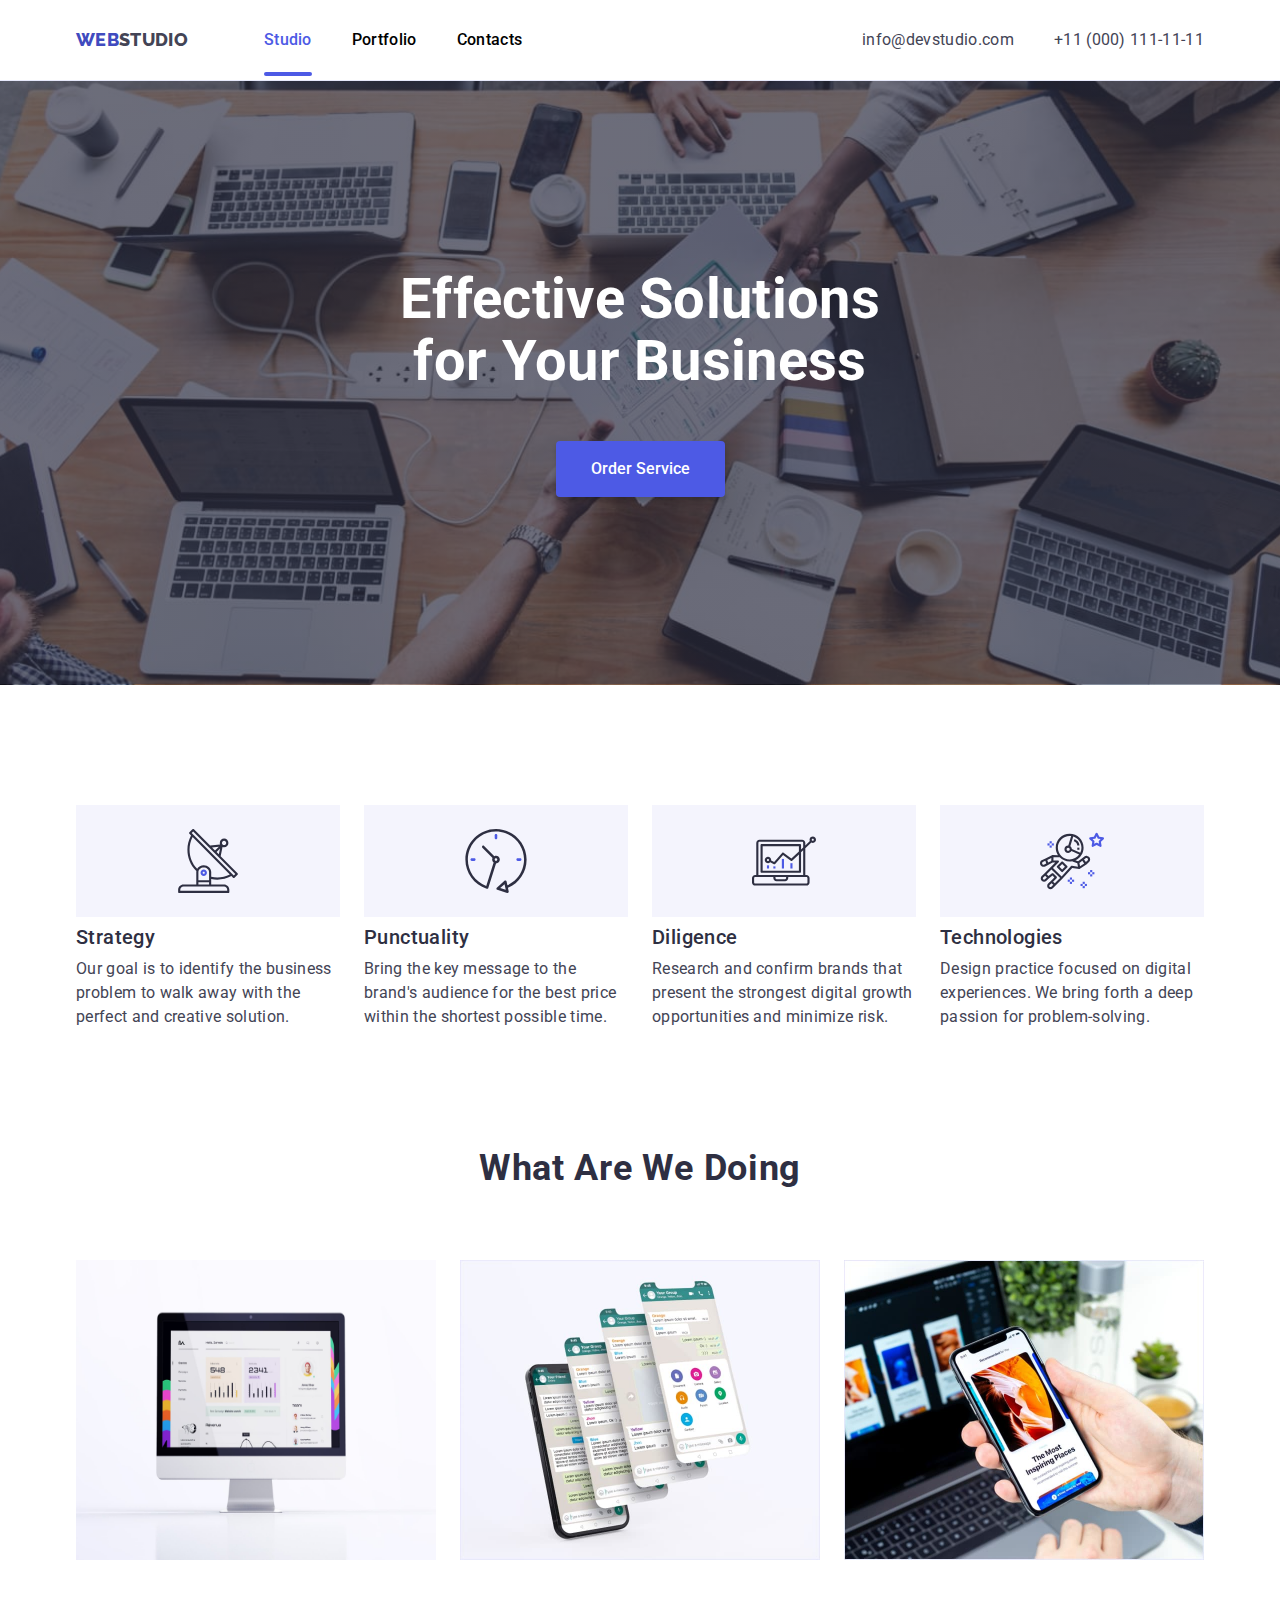
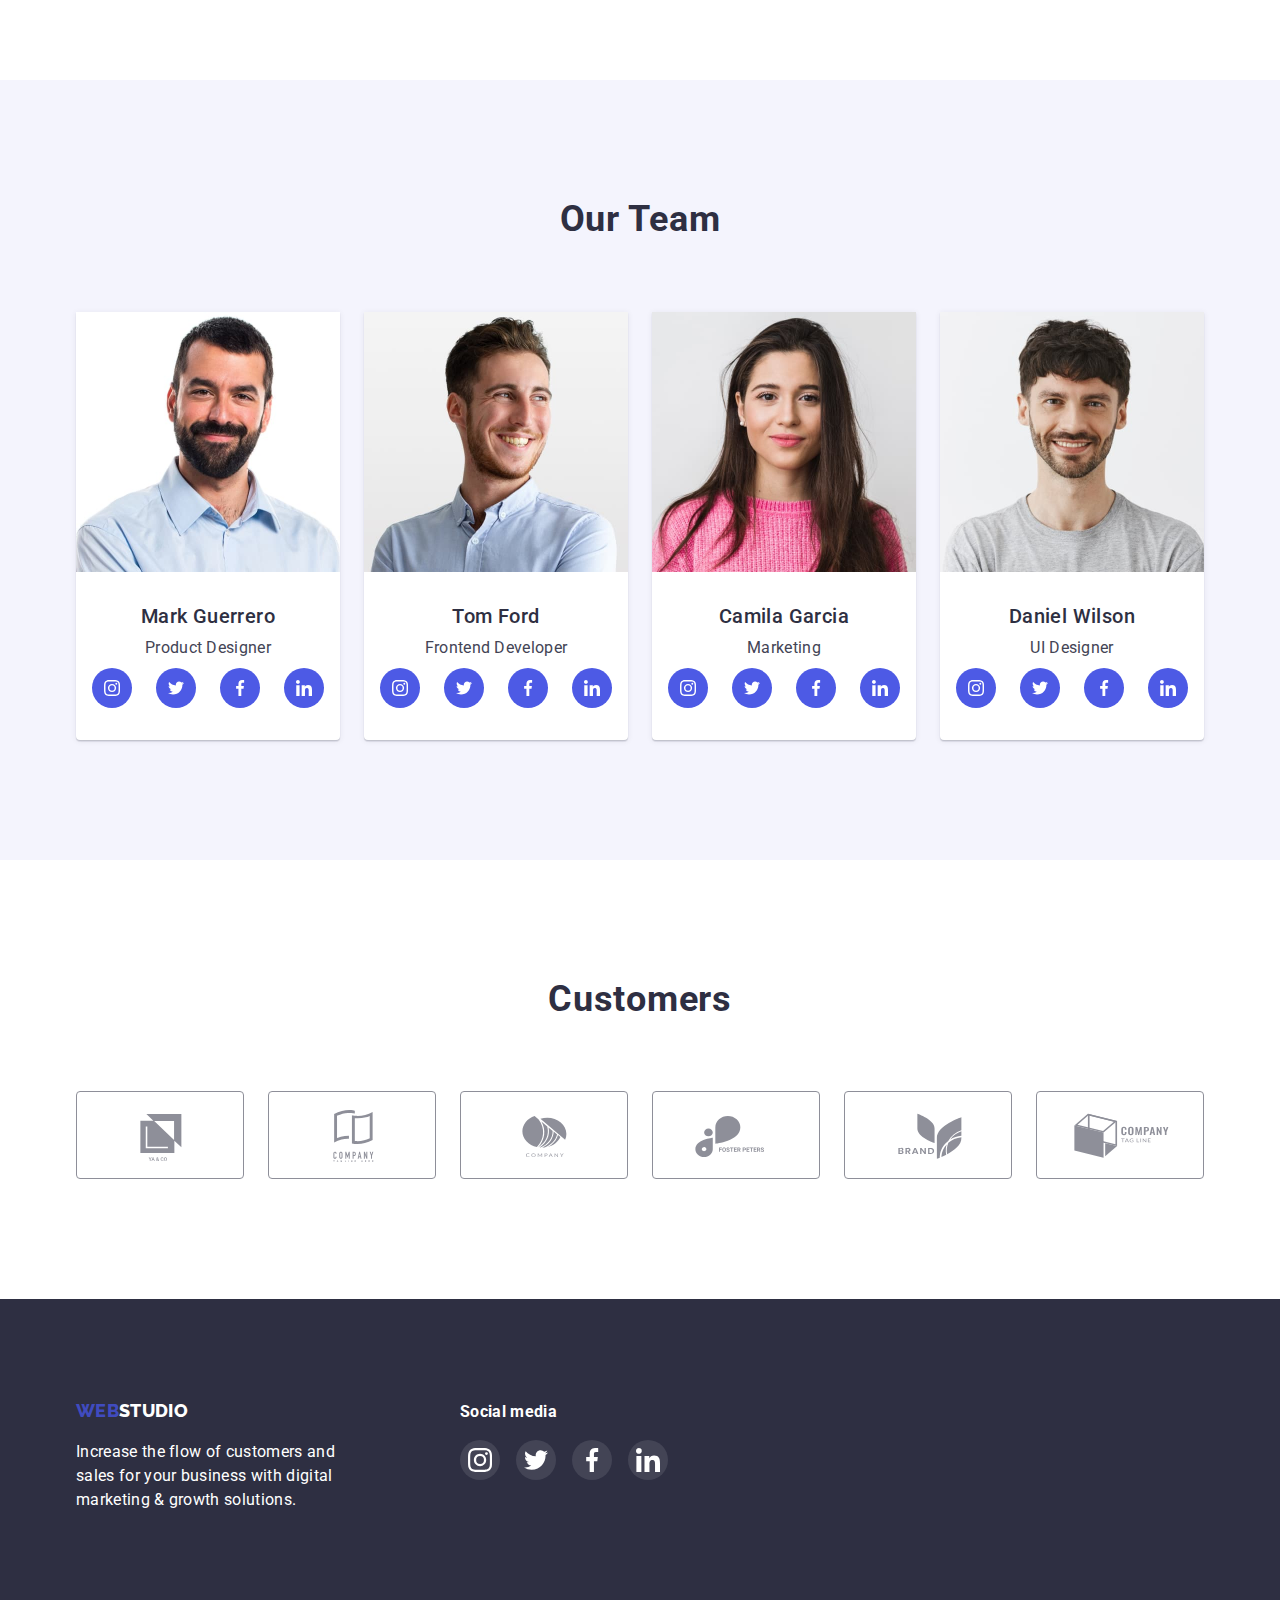
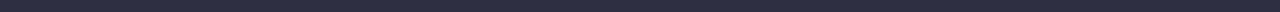
<file: index.html>
<!DOCTYPE html>
<html lang="en">

<head>
  <meta charset="UTF-8" />
  <meta http-equiv="X-UA-Compatible" content="IE=edge" />
  <meta name="viewport" content="width=device-width, initial-scale=1.0" />
  <title>Document</title>
  <link rel="stylesheet"
    href="https://cdnjs.cloudflare.com/ajax/libs/modern-normalize/1.0.0/modern-normalize.min.css" />
  <link rel="stylesheet" href="./css/styles.css" />
  <link rel="preconnect" href="https://fonts.googleapis.com" />
  <link rel="preconnect" href="https://fonts.gstatic.com" crossorigin />
  <link href="https://fonts.googleapis.com/css2?family=Raleway:wght@800&family=Roboto:wght@400;500;700;900&display=swap"
    rel="stylesheet" />
</head>

<body>
  <header class="page-top">
    <div class="container header">
      <nav class="navigation-head">
        <a class="logo" href="./index.html"><span class="web">WEB</span>STUDIO</a>
        <ul class="site-nav">
          <li class="item-nav">
            <a class="navigation-link current" href="./index.html">Studio</a>
          </li>
          <li class="item-nav">
            <a class="navigation-link" href="./portfolio.html">Portfolio</a>
          </li>
          <li class="item-nav">
            <a class="navigation-link" href="">Contacts</a>
          </li>
        </ul>
      </nav>
      <address class="address">
        <ul class="site-address">
          <li class="item-address">
            <a class="address-nav" href="mailto:info@devstudio.com">info@devstudio.com</a>
          </li>
          <li class="item-contacts">
            <a class="address-nav" href="tel:+110001111111">+11 (000) 111-11-11</a>
          </li>
        </ul>
      </address>
    </div>
  </header>

  <main>
    <section class="effective-solutions">
      <div class="container">
        <h1 class="effective-solutions-h">
          Effective Solutions for Your Business
        </h1>
        <button type="button" class="button-order" data-modal-open>Order Service</button>
      </div>
    </section>

    <section class="feautures">
      <div class="container">
        <h2 hidden class="feautures-name">Features</h2>
       
        <ul class="feautures-list">
          <li class="list-item">
            <div class="antenna-icon"><svg class="feautures-icon">
                <use href="./images/icons.svg#icon-antenna"></use>
              </svg> </div>
            <h3 class="feautures-h">Strategy</h3>
            <p class="feautures-p">
              Our goal is to identify the business problem to walk away with
              the perfect and creative solution.
            </p>
            
          </li>
          
          <li class="list-item">
            <div class="clock-icon"><svg class="feautures-icon">
                  <use href="./images/icons.svg#icon-clock"></use>
                </svg></div>
            <h3 class="feautures-h">Punctuality</h3>
            <p class="feautures-p">
              Bring the key message to the brand's audience for the best price
              within the shortest possible time.
            </p>
          </li>
          <li class="list-item">
            <div class="diagram-icon"><svg class="feautures-icon">
                  <use href="./images/icons.svg#icon-diagram"></use>
                </svg> </div>
            <h3 class="feautures-h">Diligence</h3>
            <p class="feautures-p">
              Research and confirm brands that present the strongest digital
              growth opportunities and minimize risk.
            </p>
          </li>
          <li class="list-item">
            <div class="astronaut-icon"><svg class="feautures-icon">
                  <use href="./images/icons.svg#icon-astronaut"></use>
                </svg></div>
            <h3 class="feautures-h">Technologies</h3>
            <p class="feautures-p">
              Design practice focused on digital experiences. We bring forth a
              deep passion for problem-solving.
            </p>
          </li>
        </ul>
      </div>
    </section>

    <section class="what-are-we-doing-section">
      <div class="container">
        <h2 class="what-are-we-doing">What Are We Doing</h2>
        <ul class="what-are-we-doing-list">
          <li class="list-img">
            <img src="./images/img1.jpg" alt="img1" width="360" height="300" />
          </li>
          <li class="list-img">
            <img src="./images/img2.jpg" alt="img2" width="360" height="300" />
          </li>
          <li class="list-img">
            <img src="./images/img3.jpg" alt="img3" width="360" height="300" />
          </li>
        </ul>
      </div>
    </section>

    <section class="our-team-section">
      <div class="container">
        <h2 class="our-team-h-two">Our Team</h2>
        <ul class="our-team-list">
          <li class="list-text-img">
            <img src="./images/img4.jpg" alt="img4" width="264" height="260" />
            <div class="img-card">
              <h3 class="our-team-h">Mark Guerrero</h3>
              <p class="our-team-p">Product Designer</p>
              <ul class="socials-list">
                <li class="socials-item">
                  <a class="socials-link" href="#">
                    <svg class="socials-icon">
                      <use href="./images/icons.svg#icon-instagram"></use>
                    </svg>
                  </a>
                </li>
                <li class="socials-item">
                  <a class="socials-link" href="#"><svg class="socials-icon">
                      <use href="./images/icons.svg#icon-twitter"></use>
                    </svg></a>
                </li>
                <li class="socials-item">
                  <a class="socials-link" href="#"><svg class="socials-icon">
                      <use href="./images/icons.svg#icon-facebook"></use>
                    </svg></a>
                </li>
                <li class="socials-item">
                  <a class="socials-link" href="#"><svg class="socials-icon">
                      <use href="./images/icons.svg#icon-linkedin"></use>
                    </svg></a>
                </li>
              </ul>
            </div>
          </li>
          <li class="list-text-img">
            <img src="./images/img5.jpg" alt="img5" width="264" height="260" />
            <div class="img-card">
              <h3 class="our-team-h">Tom Ford</h3>
              <p class="our-team-p">Frontend Developer</p>
              <ul class="socials-list">
                <li class="socials-item">
                  <a class="socials-link" href="#">
                    <svg class="socials-icon">
                      <use href="./images/icons.svg#icon-instagram"></use>
                    </svg>
                  </a>
                </li>
                <li class="socials-item">
                  <a class="socials-link" href="#"><svg class="socials-icon">
                      <use href="./images/icons.svg#icon-twitter"></use>
                    </svg></a>
                </li>
                <li class="socials-item">
                  <a class="socials-link" href="#"><svg class="socials-icon">
                      <use href="./images/icons.svg#icon-facebook"></use>
                    </svg></a>
                </li>
                <li class="socials-item">
                  <a class="socials-link" href="#"><svg class="socials-icon">
                      <use href="./images/icons.svg#icon-linkedin"></use>
                    </svg></a>
                </li>
              </ul>
            </div>
          </li>
          <li class="list-text-img">
            <img src="./images/img6.jpg" alt="img6" width="264" height="260" />
            <div class="img-card">
              <h3 class="our-team-h">Camila Garcia</h3>
              <p class="our-team-p">Marketing</p>
              <ul class="socials-list">
                <li class="socials-item">
                  <a class="socials-link" href="#">
                    <svg class="socials-icon">
                      <use href="./images/icons.svg#icon-instagram"></use>
                    </svg>
                  </a>
                </li>
                <li class="socials-item">
                  <a class="socials-link" href="#"><svg class="socials-icon">
                      <use href="./images/icons.svg#icon-twitter"></use>
                    </svg></a>
                </li>
                <li class="socials-item">
                  <a class="socials-link" href="#"><svg class="socials-icon">
                      <use href="./images/icons.svg#icon-facebook"></use>
                    </svg></a>
                </li>
                <li class="socials-item">
                  <a class="socials-link" href="#"><svg class="socials-icon">
                      <use href="./images/icons.svg#icon-linkedin"></use>
                    </svg></a>
                </li>
              </ul>
            </div>
          </li>
          <li class="list-text-img">
            <img src="./images/img7.jpg" alt="img7" width="264" height="260" />
            <div class="img-card">
              <h3 class="our-team-h">Daniel Wilson</h3>
              <p class="our-team-p">UI Designer</p>
              <ul class="socials-list">
                <li class="socials-item">
                  <a class="socials-link" href="#">
                    <svg class="socials-icon">
                      <use href="./images/icons.svg#icon-instagram"></use>
                    </svg>
                  </a>
                </li>
                <li class="socials-item">
                  <a class="socials-link" href="#"><svg class="socials-icon">
                      <use href="./images/icons.svg#icon-twitter"></use>
                    </svg></a>
                </li>
                <li class="socials-item">
                  <a class="socials-link" href="#"><svg class="socials-icon">
                      <use href="./images/icons.svg#icon-facebook"></use>
                    </svg></a>
                </li>
                <li class="socials-item">
                  <a class="socials-link" href="#"><svg class="socials-icon">
                      <use href="./images/icons.svg#icon-linkedin"></use>
                    </svg></a>
                </li>
              </ul>
            </div>
          </li>
        </ul>
      </div>
    </section>
    <section class="customers-section">
      <div class="container">
        <h2 class="customers-h-two">Customers</h2>
<ul class="customers-logo">
  <li class="customers-item">
    <a class="customers-link" href="#">
      <svg class="customers-icon">
        <use href="./images/icons.svg#icon-logo-1"></use>
      </svg>
    </a>
  </li>
  <li class="customers-item">
    <a class="customers-link" href="#"><svg class="customers-icon">
        <use href="./images/icons.svg#icon-logo-2"></use>
      </svg></a>
  </li>
  <li class="customers-item">
    <a class="customers-link" href="#"><svg class="customers-icon">
        <use href="./images/icons.svg#icon-logo-3"></use>
      </svg></a>
  </li>
  <li class="customers-item">
    <a class="customers-link" href="#"><svg class="customers-icon">
        <use href="./images/icons.svg#icon-logo-4"></use>
      </svg></a>
  </li>
  <li class="customers-item">
    <a class="customers-link" href="#"><svg class="customers-icon">
        <use href="./images/icons.svg#icon-logo-5"></use>
      </svg></a>
  </li>
  <li class="customers-item">
    <a class="customers-link" href="#"><svg class="customers-icon">
        <use href="./images/icons.svg#icon-logo-6"></use>
      </svg></a>
  </li>
</ul>
      </div>

    </section>
  </main>

  <footer class="footer">
    <div class="container footer-container">
     <div class="footer-div">
      <a href="./index.html" class="logo-footer"><span class="web">WEB</span>STUDIO</a>
      <p class="footer-text-p">
        Increase the flow of customers and sales for your business with digital
        marketing & growth solutions.
      </p>
    </div>
    <div class="social-footer">
      <h2>Social media</h2>
      <ul class="socials-list-footer">
        <li class="socials-item-footer">
          <a class="socials-link-footer" href="#">
            <svg class="socials-icon-footer">
              <use href="./images/icons.svg#icon-instagram"></use>
            </svg>
          </a>
        </li>
        <li class="socials-item-footer">
          <a class="socials-link-footer" href="#"><svg class="socials-icon-footer">
              <use href="./images/icons.svg#icon-twitter"></use>
            </svg></a>
        </li>
        <li class="socials-item-footer">
          <a class="socials-link-footer" href="#"><svg class="socials-icon-footer">
              <use href="./images/icons.svg#icon-facebook"></use>
            </svg></a>
        </li>
        <li class="socials-item-footer">
          <a class="socials-link-footer" href="#"><svg class="socials-icon-footer">
              <use href="./images/icons.svg#icon-linkedin"></use>
            </svg></a>
        </li>
      </ul>
    </div>
    </div>
  </footer>
  <div class="backdrop is-hidden" data-modal>
    <div class="modal">
      
    <button class="modal-close" type="button" data-modal-close>
      <svg class="close-button-icon">
      <use href="./images/icons.svg#icon-close-svg"></use>
    </svg></button>
    </div>


  </div>

  <script src="./js/modal.js"></script>
</body>

</html>
</file>
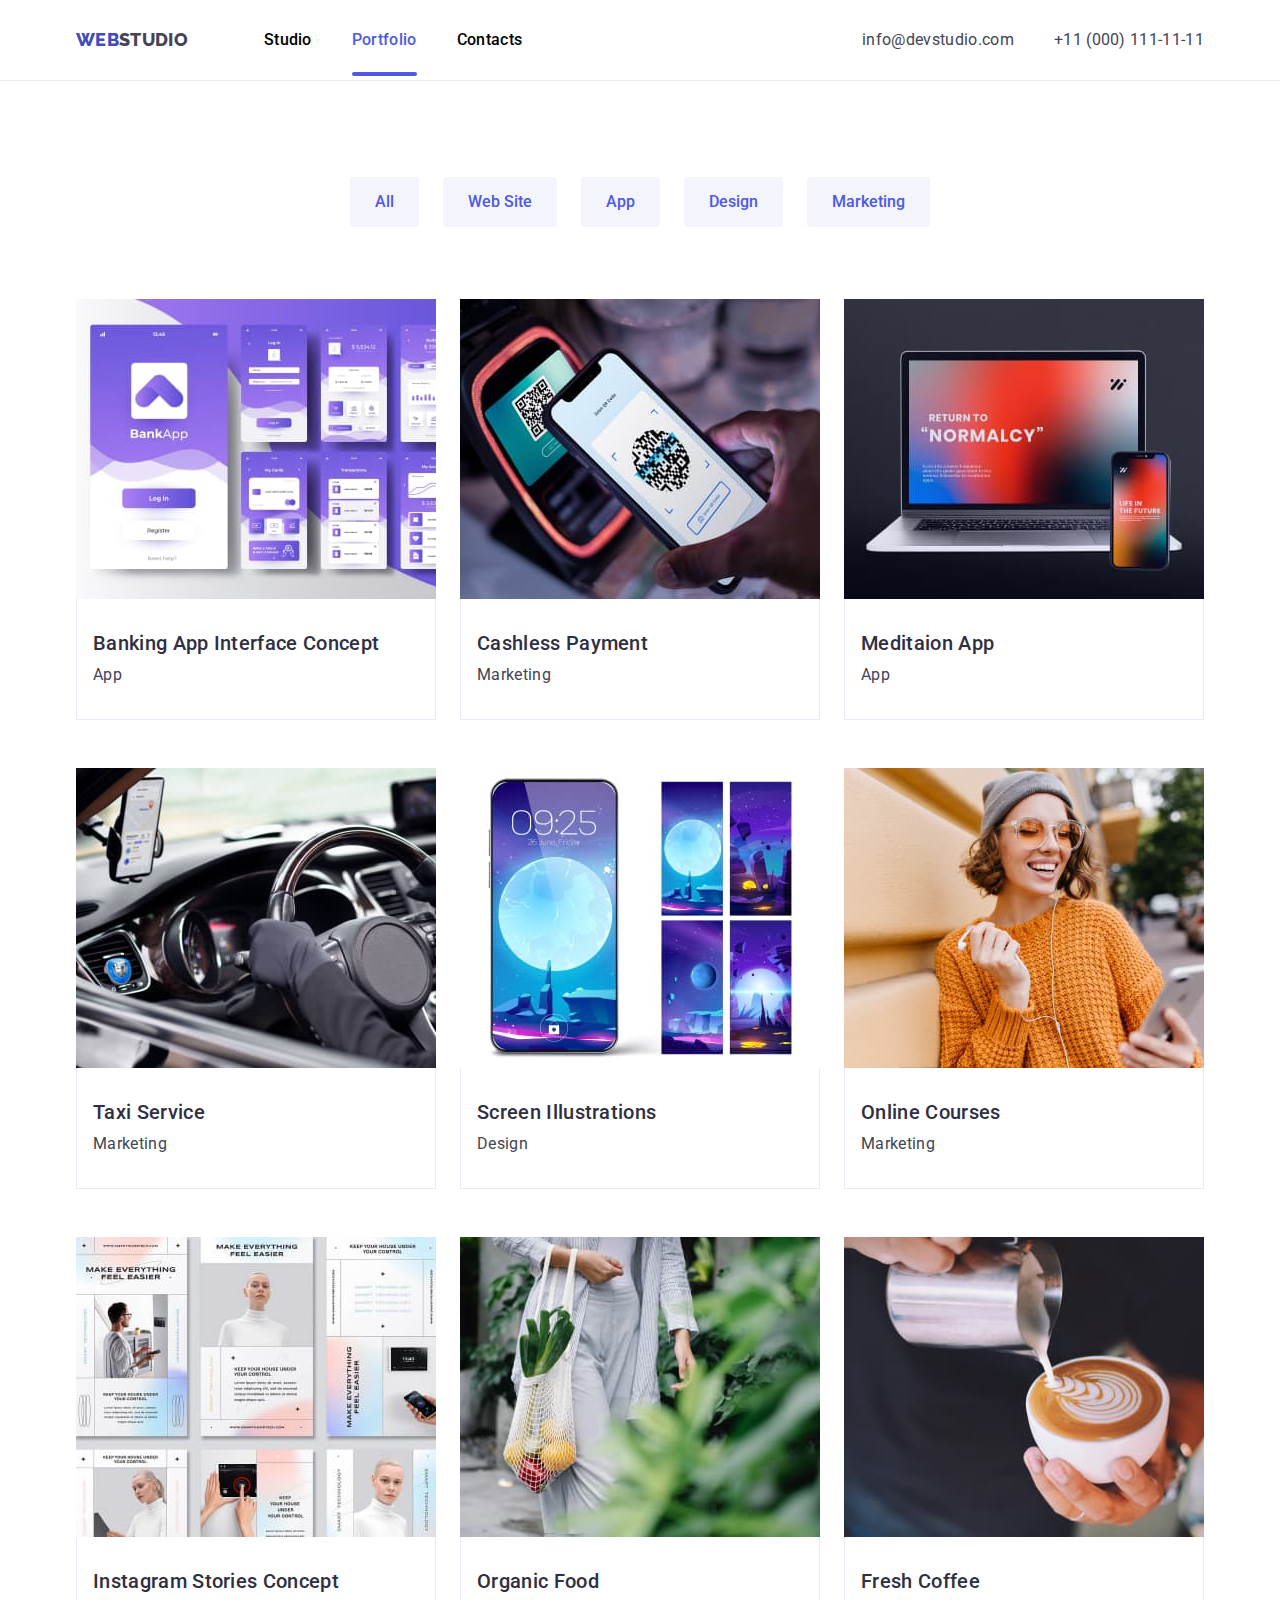
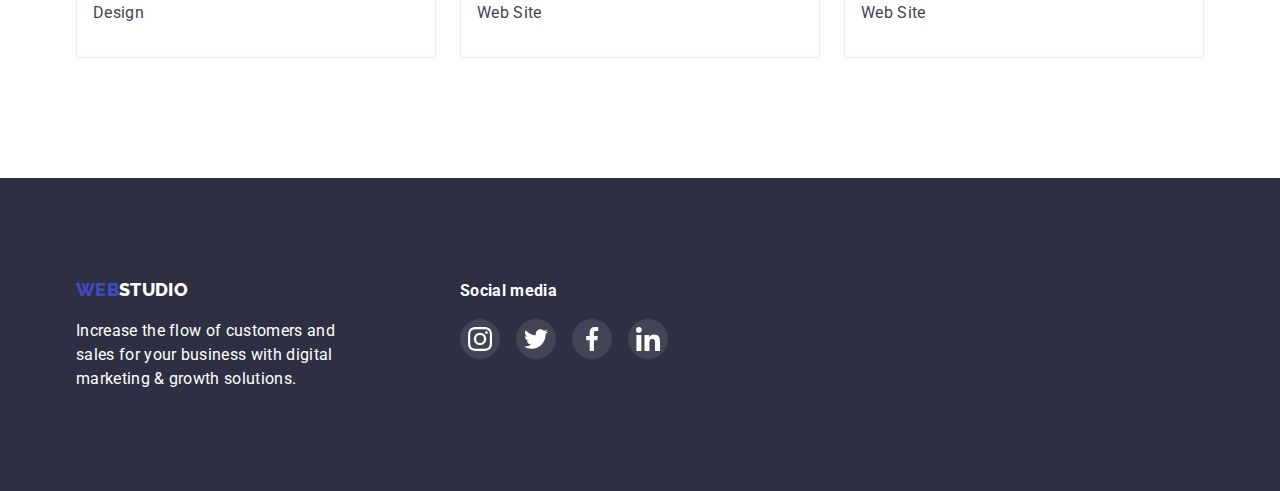
<file: portfolio.html>
<!DOCTYPE html>
<html lang="en">

<head>
  <meta charset="UTF-8" />
  <meta http-equiv="X-UA-Compatible" content="IE=edge" />
  <meta name="viewport" content="width=device-width, initial-scale=1.0" />
  <title>goit-markup-hw-02</title>

  <link rel="preconnect" href="https://fonts.googleapis.com" />
  <link rel="preconnect" href="https://fonts.gstatic.com" crossorigin />
  <link href="https://fonts.googleapis.com/css2?family=Raleway:wght@800&family=Roboto:wght@400;500;700;900&display=swap"
    rel="stylesheet" />
  <link rel="stylesheet"
    href="https://cdnjs.cloudflare.com/ajax/libs/modern-normalize/1.0.0/modern-normalize.min.css" />
  <link rel="stylesheet" href="./css/styles.css" />
</head>
<!-- Navigation -->

<body>
  <header class="page-top">
    <div class="container header">
      <nav class="navigation-head">
        <a class="logo" href="./index.html"><span class="web">WEB</span>STUDIO</a>
        <ul class="site-nav">
          <li class="item-nav"><a class="navigation-link" href="./index.html">Studio</a></li>
          <li class="item-nav">
            <a class="navigation-link current" href="./portfolio.html">Portfolio</a>
          </li>
          <li class="item-nav"><a class="navigation-link" href="">Contacts</a></li>
        </ul>
      </nav>
      <address class="address">
        <ul class="site-address">
          <li class="item-address">
            <a class="address-nav" href="mailto:info@devstudio.com">info@devstudio.com</a>
          </li>
          <li class="item-contacts">
            <a class="address-nav" href="tel:+110001111111">+11 (000) 111-11-11</a>
          </li>
        </ul>
      </address>
    </div>
  </header>
  <main>

    <!-- Buttons -->

    <section class="section-portfolio">
      <div class="container-portfolio">



        <ul class="list-button">
          <li class="button"><button type="button" class="portfolio-button">All</button></li>
          <li class="button"><button type="button" class="portfolio-button">Web Site</button></li>
          <li class="button"><button type="button" class="portfolio-button">App</button></li>
          <li class="button"><button type="button" class="portfolio-button">Design</button></li>
          <li class="button"><button type="button" class="portfolio-button">Marketing</button></li>
        </ul>

        <!-- Portfolio -->

        <ul class="portfolio-ul-img-list">
          <li class="portfolio-img">
            <a class="link portfolio-link" href="#">
              <div class="app-image"><img src="./images/img8.jpg" alt="img8" width="360" />
                
                <div class="app-description">
                  <p>14 Stylish and User-Friendly App Design Concepts · Task Manager App · Calorie Tracker App · Exotic
                    Fruit Ecommerce App ·
                    Cloud Storage App</p>
                </div>
              </div>
              <div class="portfolio-card">

                <h3 class="list-h-portfolio">Banking App Interface Concept</h3>
                <p class="list-p-portfolio">App</p>
              </div>
              
              
            </a>

          </li>
          <li class="portfolio-img">
            <a class="link portfolio-link" href="#">
              <div class="app-image"><img src="./images/img9.jpg" alt="img9" width="360" />
              <div class="app-description">
                <p>14 Stylish and User-Friendly App Design Concepts · Task Manager App · Calorie Tracker App · Exotic
                  Fruit Ecommerce App ·
                  Cloud Storage App</p>
              </div>
              </div>
             
              <div class="portfolio-card">
                <h3 class="list-h-portfolio">Cashless Payment</h3>
                <p class="list-p-portfolio">Marketing</p>
              </div>
            </a>
          </li>
          <li class="portfolio-img">
            <a class="link portfolio-link" href="#">
              <div class="app-image"><img src="./images/img10.jpg" alt="img10" width="360" />
                <div class="app-description">
                  <p>14 Stylish and User-Friendly App Design Concepts · Task Manager App · Calorie Tracker App · Exotic
                    Fruit Ecommerce App ·
                    Cloud Storage App</p>
                </div>
              </div>
              <div class="portfolio-card">
                <h3 class="list-h-portfolio">Meditaion App</h3>
                <p class="list-p-portfolio">App</p>
              </div>
            </a>
          </li>
          <li class="portfolio-img">
            <a class="link portfolio-link" href="#">
            <div class="app-image"><img src="./images/img11.jpg" alt="img11" width="360" />
              <div class="app-description">
                <p>14 Stylish and User-Friendly App Design Concepts · Task Manager App · Calorie Tracker App · Exotic
                  Fruit Ecommerce App ·
                  Cloud Storage App</p>
              </div>
            </div>
              <div class="portfolio-card">
                <h3 class="list-h-portfolio">Taxi Service</h3>
                <p class="list-p-portfolio">Marketing</p>
              </div>
            </a>
          </li>
          <li class="portfolio-img">
            <a class="link portfolio-link" href="#">
              <div class="app-image"><img src="./images/img12.jpg" alt="img12" width="360" />
                <div class="app-description">
                  <p>14 Stylish and User-Friendly App Design Concepts · Task Manager App · Calorie Tracker App · Exotic
                    Fruit Ecommerce App ·
                    Cloud Storage App</p>
                </div>
              </div>
              <div class="portfolio-card">
                <h3 class="list-h-portfolio">Screen Illustrations</h3>
                <p class="list-p-portfolio">Design</p>
              </div>
            </a>
          </li>
          <li class="portfolio-img">
            <a class="link portfolio-link" href="#">
              <div class="app-image"><img src="./images/img13.jpg" alt="img13" width="360" />
                <div class="app-description">
                  <p>14 Stylish and User-Friendly App Design Concepts · Task Manager App · Calorie Tracker App · Exotic
                    Fruit Ecommerce App ·
                    Cloud Storage App</p>
                </div>
              </div>
              <div class="portfolio-card">
                <h3 class="list-h-portfolio">Online Courses</h3>
                <p class="list-p-portfolio">Marketing</p>
              </div>
            </a>
          </li>
          <li class="portfolio-img">
            <a class="link portfolio-link" href="#">
              <div class="app-image"><img src="./images/img14.jpg" alt="img14" width="360" />
                <div class="app-description">
                  <p>14 Stylish and User-Friendly App Design Concepts · Task Manager App · Calorie Tracker App · Exotic
                    Fruit Ecommerce App ·
                    Cloud Storage App</p>
                </div>
              </div>
              <div class="portfolio-card">
                <h3 class="list-h-portfolio">Instagram Stories Concept</h3>
                <p class="list-p-portfolio">Design</p>
              </div>
            </a>
          </li>
          <li class="portfolio-img">
            <a class="link portfolio-link" href="#">
              <div class="app-image"><img src="./images/img15.jpg" alt="img15" width="360" />
                <div class="app-description">
                  <p>14 Stylish and User-Friendly App Design Concepts · Task Manager App · Calorie Tracker App · Exotic
                    Fruit Ecommerce App ·
                    Cloud Storage App</p>
                </div>
              </div>
              <div class="portfolio-card">
                <h3 class="list-h-portfolio">Organic Food</h3>
                <p class="list-p-portfolio">Web Site</p>
              </div>
            </a>
          </li>
          <li class="portfolio-img">
            <a class="link portfolio-link" href="#">
              <div class="app-image"><img src="./images/img16.jpg" alt="img16" width="360" />
                <div class="app-description">
                  <p>14 Stylish and User-Friendly App Design Concepts · Task Manager App · Calorie Tracker App · Exotic
                    Fruit Ecommerce App ·
                    Cloud Storage App</p>
                </div>
              </div>
              <div class="portfolio-card">
                <h3 class="list-h-portfolio">Fresh Coffee</h3>
                <p class="list-p-portfolio">Web Site</p>
              </div>
            </a>
          </li>
        </ul>
    </section>
    </div>
  </main>
  <!-- Footer -->
  <footer class="footer">
    <div class="container footer-container">
      <div class="footer-div">
        <a href="./index.html" class="logo-footer"><span class="web">WEB</span>STUDIO</a>
        <p class="footer-text-p">
          Increase the flow of customers and sales for your business with digital
          marketing & growth solutions.
        </p>
      </div>
      <div class="social-footer">
        <h2>Social media</h2>
        <ul class="socials-list-footer">
          <li class="socials-item-footer">
            <a class="socials-link-footer" href="#">
              <svg class="socials-icon-footer">
                <use href="./images/icons.svg#icon-instagram"></use>
              </svg>
            </a>
          </li>
          <li class="socials-item-footer">
            <a class="socials-link-footer" href="#"><svg class="socials-icon-footer">
                <use href="./images/icons.svg#icon-twitter"></use>
              </svg></a>
          </li>
          <li class="socials-item-footer">
            <a class="socials-link-footer" href="#"><svg class="socials-icon-footer">
                <use href="./images/icons.svg#icon-facebook"></use>
              </svg></a>
          </li>
          <li class="socials-item-footer">
            <a class="socials-link-footer" href="#"><svg class="socials-icon-footer">
                <use href="./images/icons.svg#icon-linkedin"></use>
              </svg></a>
          </li>
        </ul>
      </div>
    </div>
  </footer>
</body>

</html>
</file>
<file: css/styles.css>
body {
  font-family: "Roboto", sans-serif;
  font-size: 16px;
  line-height: 1.5;
  background-color: var(--bgc-white-color);
  color: var(--paragraph-text-color);
  letter-spacing: 0.02em;
}

h1,
h2,
h3,
h4,
h5,
h6,
p {
  margin: 0px;
}
ul {
  padding: 0;
  margin: 0;
  list-style-type: none;
}
img {
  display: block;
}

.container {
  padding: 0px 15px;
  margin-left: auto;
  margin-right: auto;
  max-width: 1158px;
}

/* Variables */
:root {
  --grey-color: #8e8f99;
  --primary-text-color: #2e2f42;
  --accent-color: #404bbf;
  --text-color: #434455;
  --background-white-color: #ffffff;
  --logo-blue-color: #4d5ae5;
  --text-h-color: #2e2f42;
  --text-white-color: #ffffff;
  --our-team-background-color: #f4f4fd;
  --button-solid-color: #e7e9fc;
  --green-color: #31d0aa;
}

/* Title */

.header-container {
  display: flex;
  align-items: center;
}
.header {
  font-weight: 500;
  display: flex;
  align-items: center;
}
.page-top {
  border-bottom: 1px solid var(--button-solid-color);
}
.logo {
  font-family: "Raleway", sans-serif;
  font-weight: 800;
  font-size: 18px;
  line-height: 1.8;
  color: var(--text-color);
  text-decoration: none;
  padding-top: 24px;
  padding-bottom: 24px;
  margin-right: 76px;
}

.web {
  color: var(--accent-color);
}

/* Navigation */

.navigation-head {
  display: flex;
}

.site-nav {
  display: flex;
  align-items: center;
}
.item-nav {
  margin-right: 40px;
}

.item-nav:last-child {
  margin-right: 0;
}

.navigation-link {
  display: block;
  color: var(--title-text-color);
  text-decoration: none;
  padding-top: 24px;
  padding-bottom: 24px;
  justify-content: center;
  position: relative;
  transition-duration: 250ms;
  transition-property: color;
  animation-duration: 250ms;
  transition-timing-function: cubic-bezier(0.4, 0, 0.2, 1);
}
.navigation-link:hover,
.navigation-link:focus {
  color: var(--accent-color);
}
.navigation-link.current {
  display: block;
  color: var(--logo-blue-color);
  text-decoration: none;
  padding-top: 24px;
  padding-bottom: 24px;
  justify-content: center;
  position: relative;
}

.navigation-link.current::after {
  position: absolute;
  bottom: 0;
  display: block;
  width: 100%;
  border-radius: 2px;
  height: 4px;
  background-color: currentColor;
  content: "";
  color: var(--logo-blue-color);
}

.item-adress {
  margin-right: 40px;
  font-weight: 400;
}
.item-contacts {
  margin-left: 40px;
  font-weight: 400;
}

.address-nav {
  display: block;
  font-weight: 400;
  padding-top: 24px;
  padding-bottom: 24px;
  color: var(--text-color);
  font-size: 16px;
  line-height: 1.5;
  text-decoration: none;
  transition-duration: 250ms;
  transition-property: color;
  animation-duration: 250ms;
  transition-timing-function: cubic-bezier(0.4, 0, 0.2, 1);
}

.address-nav:hover,
.address-nav:focus {
  color: var(--accent-color);
}

.site-address {
  display: flex;
}

.address {
  font-style: normal;
  margin-left: auto;
}

/* Buttons */

.button-order {
  width: 169px;
  height: 56px;
  left: 636px;
  top: 428px;
  font-weight: 500;
  font-size: 16px;
  line-height: 1.5;
  font-family: "Roboto";
  color: var(--text-white-color);
  background-color: var(--logo-blue-color);
  border: 0px solid;
  box-shadow: 0px 4px 4px rgba(0, 0, 0, 0.15);
  border-color: var(--logo-blue-color);
  border-radius: 4px;
  cursor: pointer;

  transition-property: background-color, box-shadow;
  transition-duration: 250ms;
  transition-timing-function: cubic-bezier(0.4, 0, 0.2, 1);

  margin-top: 48px;
  margin-left: auto;
  margin-right: auto;
}
.button-order:hover,
.button-order:focus {
  background-color: var(--accent-color);
  border-color: var(--accent-color);
}

/* Portfolio */
.container-portfolio {
  padding: 0px 15px;
  margin-left: auto;
  margin-right: auto;
  max-width: 1158px;
}

.section-portfolio {
  padding-top: 96px;
  padding-bottom: 120px;
}

.list-button {
  display: flex;
  justify-content: center;
  margin-bottom: 72px;
}

.button:not(:last-child) {
  margin-right: 24px;
}

.portfolio-button {
  background-color: var(--our-team-background-color);
  color: var(--logo-blue-color);
  font-weight: 500;
  font-family: inherit;
  font-size: 16px;
  line-height: 1.5;
  cursor: pointer;
  padding: 12px 24px;

  border: 1px solid transparent;
  border-radius: 4px;
  transition-property: background-color, color;
  transition-duration: 250ms;
  transition-timing-function: cubic-bezier(0.4, 0, 0.2, 1);
}

.portfolio-button:hover,
.portfolio-button:focus {
  background-color: var(--accent-color);
  color: var(--text-white-color);
  box-shadow: 0px 4px 4px rgba(0, 0, 0, 0.15);
}
.box-shadow-portfolio {
  box-shadow: none;
}
.box-shadow-portfolio:hover {
  box-shadow: 0px 1px 6px rgba(46, 47, 66, 0.08),
    0px 1px 1px rgba(46, 47, 66, 0.16), 0px 2px 1px rgba(46, 47, 66, 0.08);
}
.portfolio-ul-img-list {
  display: flex;
  flex-wrap: wrap;
}
.link {
  display: block;
  text-decoration: none;
  transition: 250ms;
  transition-property: box-shadow;
  transition-duration: 250ms;
  transition-timing-function: cubic-bezier(0.4, 0, 0.2, 1);

  color: var(--text-h-color);
}
.link:hover,
.link:focus {
  box-shadow: 0px 1px 6px rgba(46, 47, 66, 0.08),
    0px 1px 1px rgba(46, 47, 66, 0.16), 0px 2px 1px rgba(46, 47, 66, 0.08);
}
.portfolio-img {
  margin-right: 24px;
  margin-bottom: 48px;
}

.portfolio-img:nth-child(3n) {
  margin-right: 0;
}
.portfolio-img:nth-last-child(-n + 3) {
  margin-bottom: 0;
}

.portfolio-card {
  padding-top: 32px;
  border-left: 1px solid var(--button-solid-color);
  border-bottom: 1px solid var(--button-solid-color);
  border-right: 1px solid var(--button-solid-color);
  padding-left: 16px;
  padding-bottom: 32px;
}

/* Portfolio-App-Description */
.app-image {
  position: relative;
  overflow: hidden;
}
.app-description {
  position: absolute;
  padding: 40px 32px 164px 32px;
  top: 0;
  left: 0;

  width: 100%;
  height: 100%;
  color: var(--our-team-background-color);
  background-color: var(--logo-blue-color);
  transform: translateY(100%);
  transition-duration: 250ms;
}
.portfolio-link:hover .app-description {
  transform: translateY(0%);
}

.list-h-portfolio {
  font-weight: 500;
  font-size: 20px;
  line-height: 1.2;
  color: var(--title-text-color);

  margin-bottom: 8px;
}
.list-p-portfolio {
  font-weight: 400;
  font-size: 16px;
  line-height: 1.5;
  color: var(--text-color);
}

/* Footer */
.footer-container {
  display: flex;
  align-items: baseline;
}
.footer-portfolio {
  background-color: var(--text-h-color);
  color: var(--text-white-color);
  top: 1764px;
  padding-top: 100px;
  padding-bottom: 100px;

  left: 0px;
}
.footer {
  background-color: var(--text-h-color);
  color: var(--text-white-color);
  top: 2280px;
  padding: 100px 0px;
}
.logo-footer {
  font-family: "Raleway", sans-serif;
  font-weight: 800;
  font-size: 18px;
  line-height: 1.3;
  color: var(--background-white-color);
  text-decoration: none;
}
.footer-text-p {
  font-family: "Roboto";
  font-style: normal;
  font-weight: 400;
  font-size: 16px;
  line-height: 24px;
  letter-spacing: 0.02em;
  color: var(--text-white-color);
  margin-top: 16px;
  margin-bottom: 0;
  width: 264px;
}
.footer-div {
  display: inline-block;
}

/* Effective Solutions*/

.effective-solutions {
  max-width: 1440px;
  margin: 0 auto;
  background-color: var(--text-h-color);
  padding: 188px 0;
  text-align: center;
  background-image: linear-gradient(
      rgba(46, 47, 66, 0.7),
      rgba(46, 47, 66, 0.7)
    ),
    url("../images/people-office.jpg");
  background-repeat: no-repeat;
  background-position: center;
  background-size: cover;
}
.effective-solutions-h {
  color: var(--text-white-color);
  font-weight: 700;
  font-size: 56px;
  line-height: 1.1;
  text-decoration: none;
  max-width: 494px;
  margin-right: auto;
  margin-left: auto;
}

/* Feautures */

.feautures {
  padding-top: 120px;
}
.feautures-name {
  margin-top: 0;
  margin-bottom: 0;
}
.feautures-list {
  display: flex;
}
.list-item:not(:last-child) {
  margin-right: 24px;
}

.feautures-h {
  font-weight: 500;
  font-size: 20px;
  line-height: 1.2;
  letter-spacing: 0.02em;
  color: var(--primary-text-color);
  margin-bottom: 8px;
}
.feautures-p {
  font-family: "Roboto";
  font-weight: 400;
  font-size: 16px;
  line-height: 1.5;
  color: var(--text-color);
  margin-top: 0;
}

/* What are we doing */
.what-are-we-doing-section {
  padding-top: 120px;
  padding-bottom: 120px;
}
.what-are-we-doing {
  font-family: "Roboto";
  font-weight: 700;
  font-size: 36px;
  margin-bottom: 72px;
  text-align: center;
  line-height: 1.1;
  text-align: center;
  letter-spacing: 0.02em;
  color: var(--primary-text-color);
}
.what-are-we-doing-list {
  display: flex;
}
.list-img {
  width: 360;
}
.list-img:not(:last-child) {
  margin-right: 24px;
}

/* Our Team */
.our-team-section {
  background-color: var(--our-team-background-color);
  padding-top: 120px;
  padding-bottom: 120px;
}
.our-team-list {
  display: flex;
}
.list-text-img {
  background-color: var(--background-white-color);
  box-shadow: 0px 1px 6px rgba(46, 47, 66, 0.08),
    0px 1px 1px rgba(46, 47, 66, 0.16), 0px 2px 1px rgba(46, 47, 66, 0.08);
  border-radius: 0px 0px 4px 4px;
  width: 264;
  height: 260;
}
.list-text-img:not(:last-child) {
  margin-right: 24px;
}
.img-card {
  text-align: center;
  padding-top: 32px;
  padding-bottom: 32px;
}
.our-team-h {
  font-family: "Roboto";
  font-weight: 500;
  font-size: 20px;
  line-height: 1.2;
  text-align: center;
  letter-spacing: 0.02em;
  color: var(--primary-text-color);
}

.our-team-h-two {
  font-family: "Roboto";
  font-weight: 700;
  font-size: 36px;
  line-height: 1.1;
  text-align: center;
  letter-spacing: 0.02em;
  color: var(--primary-text-color);
  margin-bottom: 72px;
  text-align: center;
}
.our-team-p {
  font-family: "Roboto";
  margin-top: 8px;
  font-weight: 400;
  font-size: 16px;
  line-height: 1.5;
  text-align: center;
  letter-spacing: 0.02em;
  color: var(--text-color);
}
/* Customers */
.customers-h-two {
  font-family: "Roboto";
  font-weight: 700;
  font-size: 36px;
  line-height: 1.1;
  text-align: center;
  letter-spacing: 0.02em;
  color: var(--primary-text-color);
  margin-bottom: 72px;
  text-align: center;
}

.customers-section {
  padding-top: 120px;
  padding-bottom: 120px;
  color: blue;
}
.customers-logo {
  display: flex;
  justify-content: center;
  gap: 24px;
}
.customers-item {
  width: 168px;
  height: 88px;
}

.customers-link {
  display: flex;
  align-items: center;
  justify-content: center;
  border: 1px solid #8e8f99;
  border-radius: 4px;
  fill: var(--grey-color);
  width: 100%;
  height: 100%;
  color: blue;

  transition-property: border, fill;
  transition-duration: 250ms;
  transition-timing-function: cubic-bezier(0.4, 0, 0.2, 1);
}
.customers-link:hover,
.customers-link:focus {
  border: 1px solid var(--accent-color);

  fill: var(--accent-color);
  transition: transform 250ms;
  transition-timing-function: cubic-bezier(0.4, 0, 0.2, 1);
}

.customers-icon {
  width: 104px;
  height: 56px;
}

/* Socials */
.socials-list {
  display: flex;
  justify-content: center;
  gap: 24px;
  margin-top: 8px;
}
.socials-item {
  width: 40px;
  height: 40px;
}
.socials-link {
  display: flex;
  align-items: center;
  justify-content: center;
  border-radius: 50%;
  background-color: var(--logo-blue-color);
  width: 100%;
  height: 100%;

  transition-property: background-color;
  transition-duration: 250ms;
  transition-timing-function: cubic-bezier(0.4, 0, 0.2, 1);
}
.socials-link:hover,
.socials-link:focus {
  background-color: var(--accent-color);
}
.socials-icon {
  width: 16px;
  height: 16px;
  fill: var(--text-white-color);
}

/* Socials footer */
.social-footer {
  margin-top: 0px;
  margin-left: 120px;
  display: inline-block;
}
.social-footer h2 {
  font-size: 16px;
  line-height: 150%; /* 24/16 */
  color: var(--bgc-white-color);
}
.socials-list-footer {
  display: flex;
  justify-content: center;
  gap: 16px;
  margin-top: 16px;
}
.socials-item-footer {
  width: 40px;
  height: 40px;
}
.socials-link-footer {
  display: flex;
  align-items: center;
  justify-content: center;
  border-radius: 50%;
  background-color: var(--text-color);
  width: 100%;
  height: 100%;
  transition: background-color 250ms cubic-bezier(0.4, 0, 0.2, 1);
}
.socials-link-footer:hover,
.socials-link-footer:focus {
  background-color: var(--green-color);
  transition: transform 250ms;
  transition-timing-function: cubic-bezier(0.4, 0, 0.2, 1);
}
.socials-icon-footer {
  width: 24px;
  height: 24px;
  fill: var(--text-white-color);
}

/* Feautures SVG */
.feautures-icons-list {
  display: flex;
  justify-content: center;
  gap: 40px;
  margin-bottom: 8px;
}

.antenna-icon {
  width: 264px;
  height: 112px;
  display: flex;
  justify-content: center;
  align-items: center;
  background-color: var(--our-team-background-color);
  margin-bottom: 8px;
}
.clock-icon {
  width: 264px;
  height: 112px;
  display: flex;
  justify-content: center;
  align-items: center;
  background-color: var(--our-team-background-color);
  margin-bottom: 8px;
}
.diagram-icon {
  width: 264px;
  height: 112px;
  display: flex;
  justify-content: center;
  align-items: center;
  background-color: var(--our-team-background-color);
  margin-bottom: 8px;
}
.astronaut-icon {
  width: 264px;
  height: 112px;
  display: flex;
  justify-content: center;
  align-items: center;
  background-color: var(--our-team-background-color);
  margin-bottom: 8px;
}

.feautures-icon {
  width: 64px;
  height: 64px;
  fill: black;
}

.backdrop {
  position: fixed;
  display: flex;
  align-items: center;
  justify-content: center;
  top: 0;
  left: 0;
  width: 100%;
  height: 100%;
  padding: 20px 0;
  background: rgba(46, 47, 66, 0.4);
  transition: opacity, visibility;
  transition-duration: 250ms;
  transition-timing-function: cubic-bezier(0.4, 0, 0.2, 1);
}

.backdrop.is-hidden {
  opacity: 0;
  visibility: hidden;
  pointer-events: none;
}
.modal {
  position: relative;
  overflow: auto;
  width: 100%;
  height: 100%;
  max-width: 408px;
  max-height: 576px;
  background-color: var(--background-white-color);
  transition-duration: 250ms;
  transition-timing-function: cubic-bezier(0.4, 0, 0.2, 1);
  box-shadow: 0px 1px 1px rgba(0, 0, 0, 0.14), 0px 1px 3px rgba(0, 0, 0, 0.12),
    0px 2px 1px rgba(0, 0, 0, 0.2);
  border-radius: 4px;
}

.modal-close {
  position: absolute;
  top: 24px;
  right: 24px;
  width: 24px;
  height: 24px;
  border-radius: 50%;
  justify-content: center;
  align-items: center;
  display: flex;
  background-color: #e7e9fc;
  border: 1px solid rgba(0, 0, 0, 0.1);
  transition: 250ms;
  transition-property: background-color fill;
  transition-duration: 250ms;
  transition-timing-function: cubic-bezier(0.4, 0, 0.2, 1);
}

.modal-close:hover,
.modal-close:focus {
  fill: var(--background-white-color);
  background-color: var(--accent-color);
}

.close-button-icon {
  width: 8px;
  height: 8px;
}
</file>
